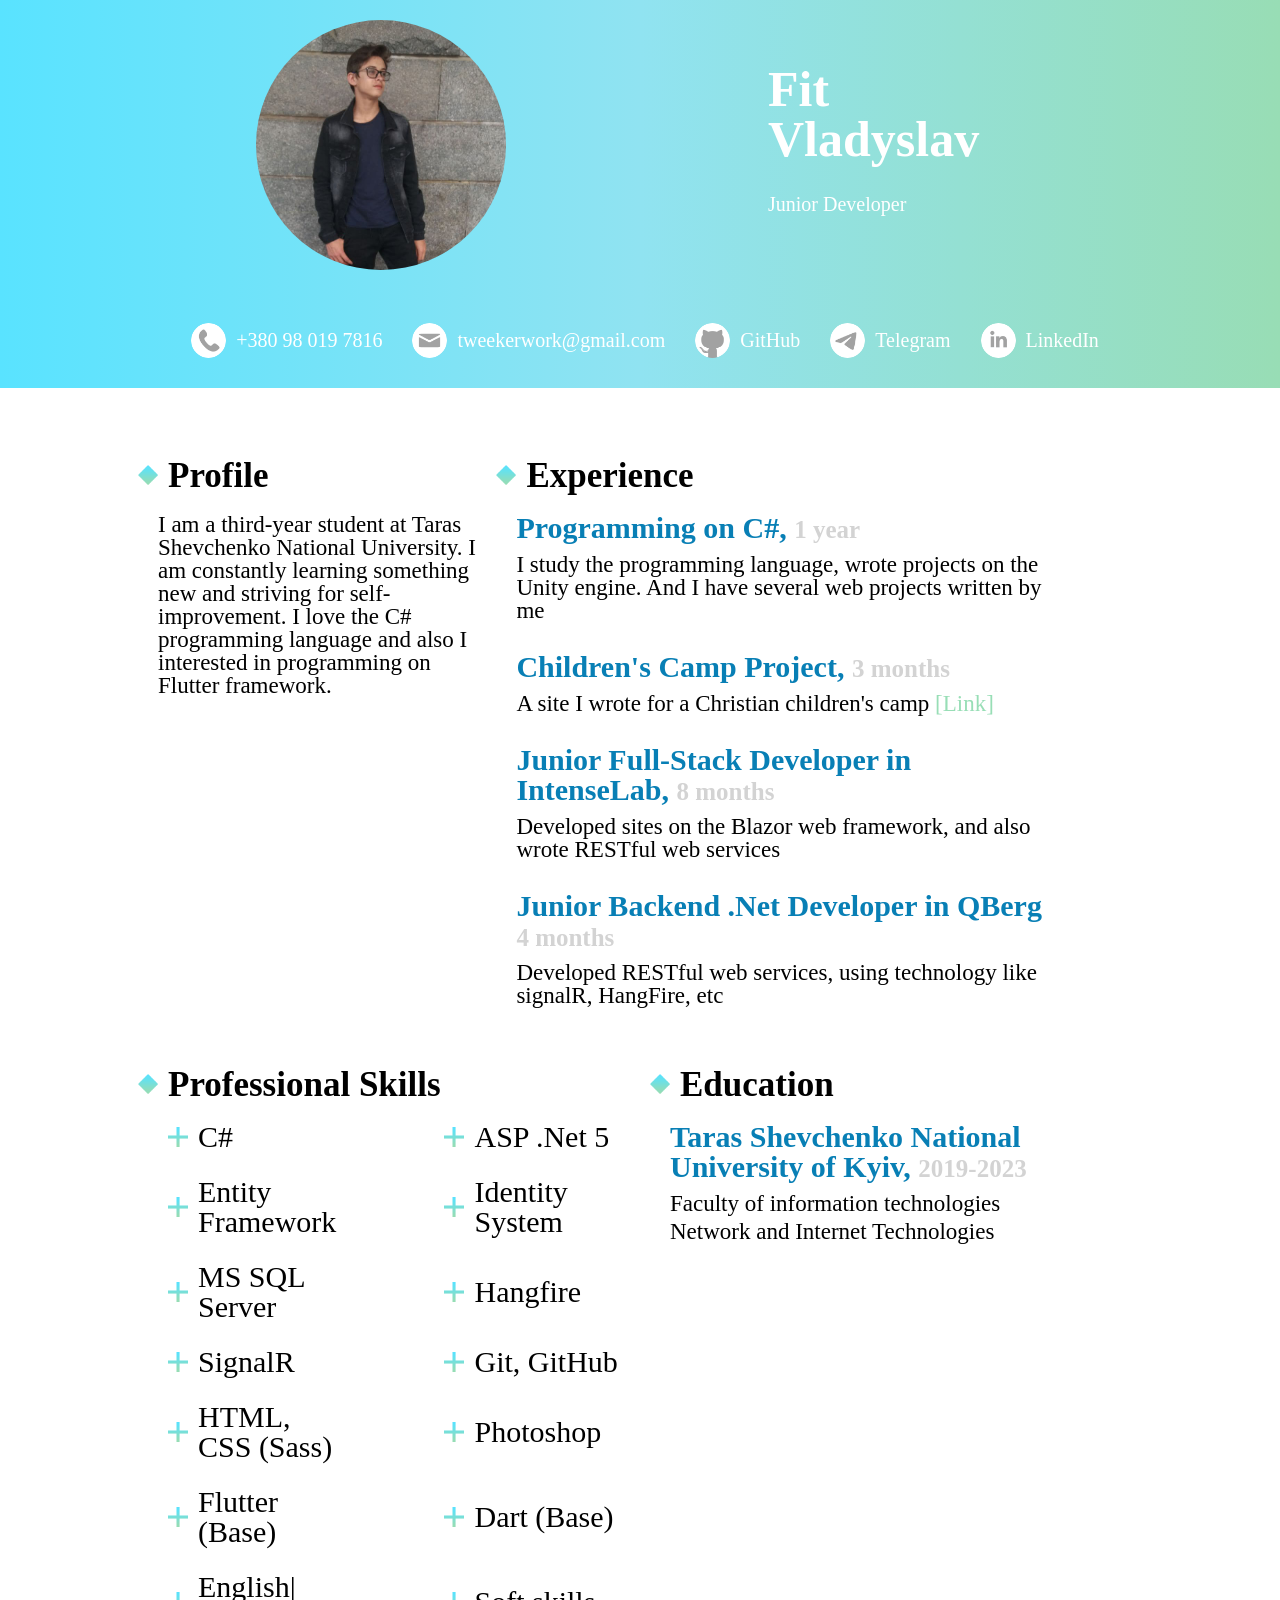
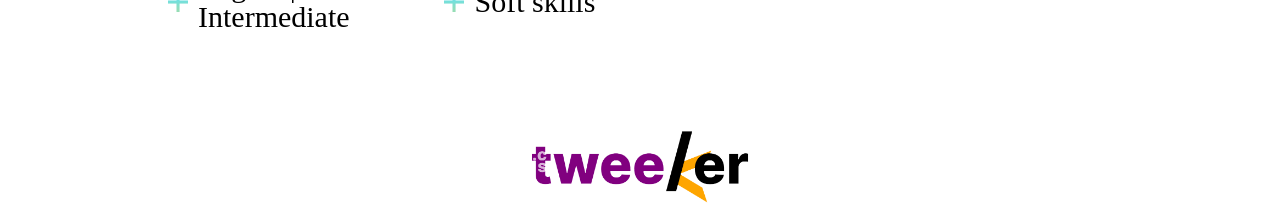
<file: index.html>
<!DOCTYPE html>
<html lang="en">
<head>
    <meta charset="UTF-8">
    <meta http-equiv="X-UA-Compatible" content="IE=edge">
    <meta name="viewport" content="width=device-width, initial-scale=1.0">
    <link rel="stylesheet" href="css/reset.css">
    <link rel="stylesheet" href="css/main.css">
    <link rel="icon" href="img/icons/flaticon.png" type="image/icon">
    <title>Vladyslav Fit | CV</title>
</head>
<body>
    <div class="page">

        <header>
            <div class="header">
                <div class="header__element">
                    <img src="img/iam[kvadrat].png" alt="">
                </div>
                <div class="header__element me">
                    <h1>Fit <br> Vladyslav</h1>
                    <p class="profession">Junior Developer</p>
                </div>
                <div class="header__element contacts">
                    <div class="contact">
                        <img src="img/icons/telephone.png" alt="tel">
                        <p style="white-space: nowrap;"><a href="tel:+380980197816">+380 98 019 7816</a></p>
                    </div>
                    <div class="contact">
                        <img src="img/icons/mail.png" alt="mail">
                        <p><a href="mailto:tweekerwork@gmail.com">tweekerwork@gmail.com</a></p>
                    </div>
                    <div class="contact">
                        <img src="img/icons/github.png" alt="git">
                        <p><a target="_blank" href="https://github.com/TweekerGit">GitHub</a></p>
                    </div>
                    <div class="contact">
                        <img src="img/icons/telegram.png" alt="telegram">
                        <p><a target="_blank" href="https://t.me/vuradzu">Telegram</a></p>
                    </div>
                    <div class="contact">
                        <img src="img/icons/linkedin.png" alt="linkedin">
                        <p><a target="_blank" href="https://www.linkedin.com/in/vladyslav-fit-a9b12120a/">LinkedIn</a></p>
                    </div>
                </div>
            </div>
        </header>

        <div class="main">
            <div class="main__content">
                <div class="main__first">
                    <div class="left">
                        <div class="profile">
                            <div class="profile__title">
                                <img src="img/icons/romb.png" alt="romb">
                                <h2>Profile</h2>
                            </div>
                            <div class="profile__content">
                                <p>I am a third-year student at Taras Shevchenko National University. I am constantly learning something new and striving for self-improvement. I love the C# programming language and also I interested in programming on Flutter framework. 
                                    <!-- <span style="color:#087FB5;">My dream is to write an application for reading the Bible, using the Flutter framework.</span> -->
                                </p>
                            </div>
                        </div>
                    </div>
                    <div class="right">
                        <div class="experience">
                            <div class="experience__title">
                                <img src="img/icons/romb.png" alt="romb">
                                <h2>Experience</h2>
                            </div>
                            <div class="experience__content">
                                <div class="experience__block">
                                    <h2>Programming on C#, <span>1 year</span></h2>
                                    <p>I study the programming language, wrote projects on the Unity engine. And I have several web projects written by me</p>
                                </div>
                                <!-- <div class="experience__block">
                                    <h2>Furniture Store Project, <span>3 months</span></h2>
                                    <p>This is my personal project, which is not yet complete</p>
                                </div> -->
                                <div class="experience__block">
                                    <h2>Children's Camp Project, <span>3 months</span></h2>
                                    <p>A site I wrote for a Christian children's camp <a target="_blank" href="https://github.com/TweekerGit/WithoutBordersASP/tree/main">[Link]</a></p>
                                </div>
                                <div class="experience__block">
                                    <h2>Junior Full-Stack Developer in IntenseLab, <span>8 months</span></h2>
                                    <p>Developed sites on the Blazor web framework, and also wrote RESTful web services </p>
                                </div>
                                <div class="experience__block">
                                    <h2>Junior Backend .Net Developer in QBerg <span>4 months</span></h2>
                                    <p>Developed RESTful web services, using technology like signalR, HangFire, etc </p>
                                </div>
                            </div>
                        </div>
                    </div>
                </div>
                <div class="main__second">
                    <div class="skills">
                        <div class="skills__title">
                            <img src="img/icons/romb.png" alt="romb">
                            <h2>Professional Skills</h2>
                        </div>
                        <div class="skills__items">
                            <div class="skills__item">
                                <img src="img/icons/plus.png" alt="plus">
                                <p>C#</p>
                            </div>
                            <div class="skills__item">
                                <img src="img/icons/plus.png" alt="plus">
                                <p>ASP .Net 5</p>
                            </div>
                            <div class="skills__item">
                                <img src="img/icons/plus.png" alt="plus">
                                <p>Entity Framework</p>
                            </div>
                            <div class="skills__item">
                                <img src="img/icons/plus.png" alt="plus">
                                <p>Identity System</p>
                            </div>
                            <div class="skills__item">
                                <img src="img/icons/plus.png" alt="plus">
                                <p>MS SQL Server</p>
                            </div>
                            <div class="skills__item">
                                <img src="img/icons/plus.png" alt="plus">
                                <p>Hangfire</p>
                            </div>
                            <div class="skills__item">
                                <img src="img/icons/plus.png" alt="plus">
                                <p>SignalR</p>
                            </div>
                            <div class="skills__item">
                                <img src="img/icons/plus.png" alt="plus">
                                <p>Git, GitHub</p>
                            </div>
                            <div class="skills__item">
                                <img src="img/icons/plus.png" alt="plus">
                                <p>HTML, CSS (Sass)</p>
                            </div>
                            <div class="skills__item">
                                <img src="img/icons/plus.png" alt="plus">
                                <p>Photoshop</p>
                            </div>
                            <div class="skills__item">
                                <img src="img/icons/plus.png" alt="plus">
                                <p>Flutter (Base)</p>
                            </div>
                            <div class="skills__item">
                                <img src="img/icons/plus.png" alt="plus">
                                <p>Dart (Base)</p>
                            </div>
                            <div class="skills__item">
                                <img src="img/icons/plus.png" alt="plus">
                                <p>English| Intermediate</p>
                            </div>
                            <div class="skills__item">
                                <img src="img/icons/plus.png" alt="plus">
                                <p>Soft skills</p>
                            </div>
                        </div>
                    </div>
                    <div class="education">
                        <div class="education__title">
                            <img src="img/icons/romb.png" alt="romb">
                            <h2>Education</h2>
                        </div>
                        <div class="education__content">
                            <div class="education__block">
                                <h2>Taras Shevchenko National University of Kyiv, <span>2019-2023</span></h2>
                                <p>Faculty of information technologies</p>
                                <p>Network and Internet Technologies</p>
                            </div>
                        </div>
                    </div>
                </div>
            </div>
        </div>


        <footer>
            <img src="img/tweeker.png" alt="tweeker">
        </footer>

    </div>
</body>
</html>
</file>
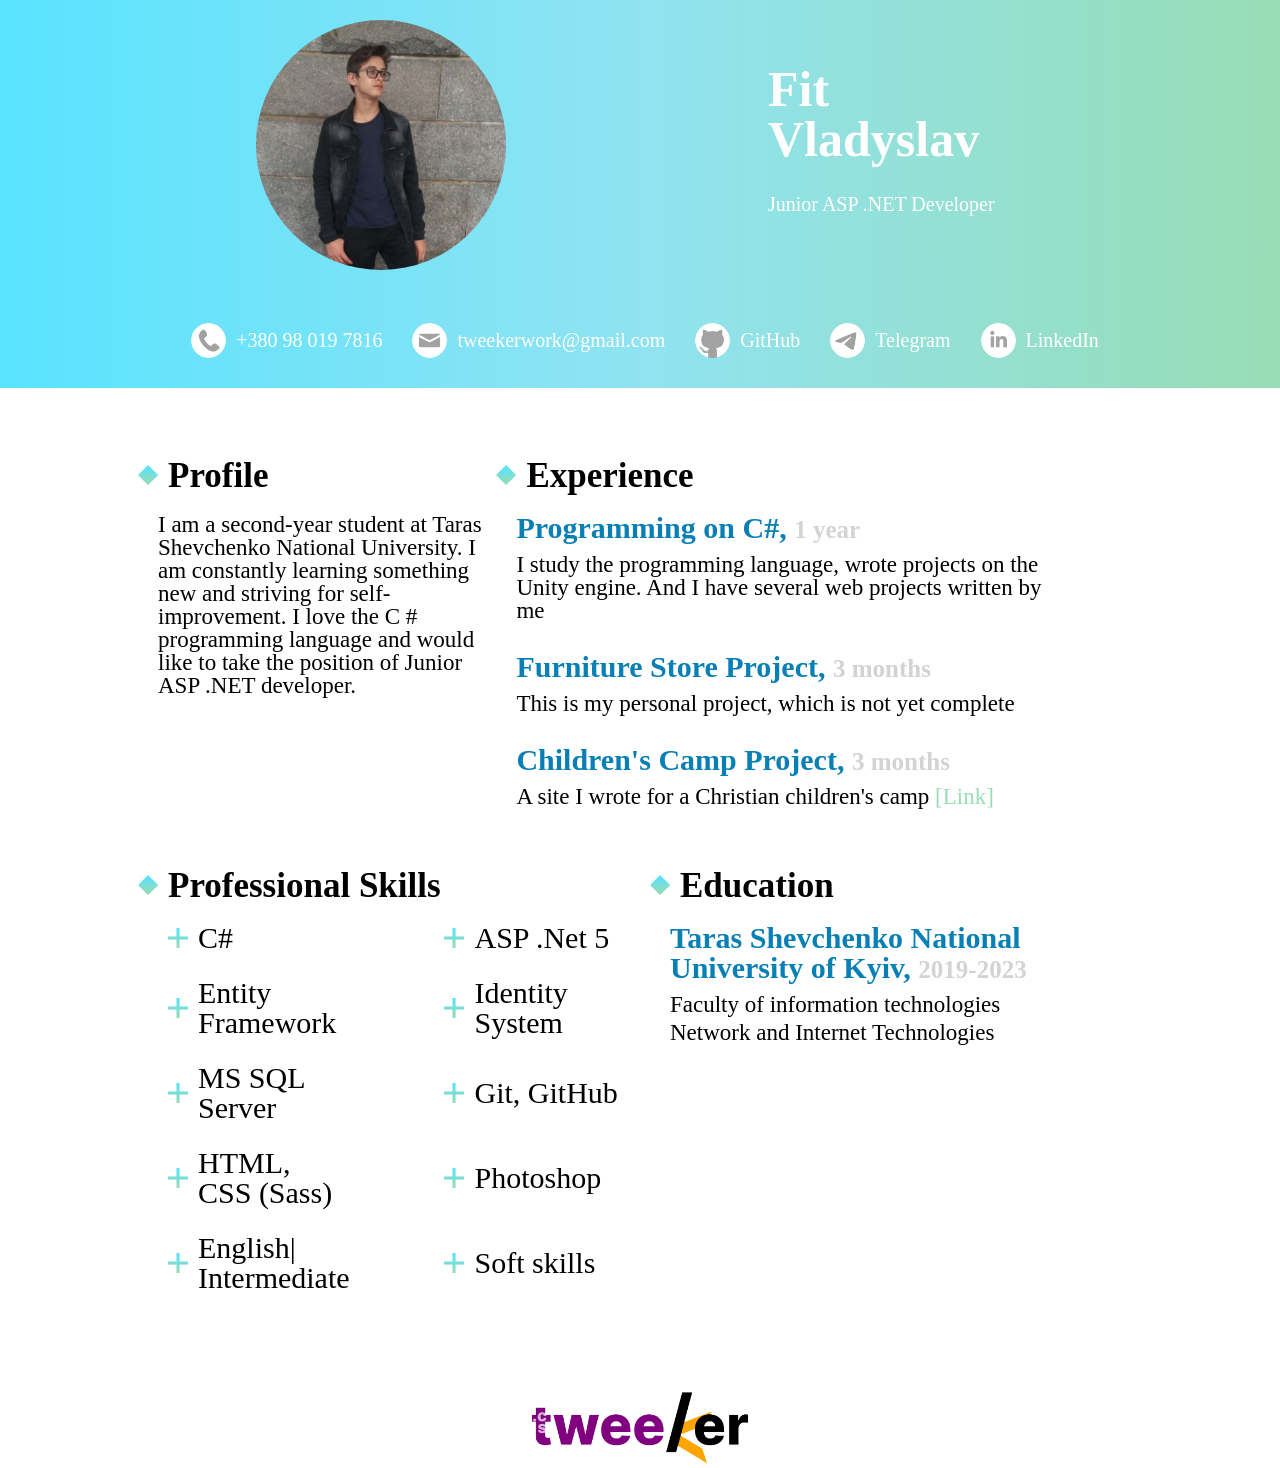
<file: cv.html>
<!DOCTYPE html>
<html lang="en">
<head>
    <meta charset="UTF-8">
    <meta http-equiv="X-UA-Compatible" content="IE=edge">
    <meta name="viewport" content="width=device-width, initial-scale=1.0">
    <link rel="stylesheet" href="css/reset.css">
    <link rel="stylesheet" href="css/main.css">
    <link rel="icon" href="img/icons/flaticon.png" type="image/icon">
    <title>Vladyslav Fit | CV</title>
</head>
<body>
    <div class="page">

        <header>
            <div class="header">
                <div class="header__element">
                    <img src="img/iam[kvadrat].png" alt="">
                </div>
                <div class="header__element me">
                    <h1>Fit <br> Vladyslav</h1>
                    <p class="profession">Junior ASP .NET Developer</p>
                </div>
                <div class="header__element contacts">
                    <div class="contact">
                        <img src="img/icons/telephone.png" alt="tel">
                        <p style="white-space: nowrap;"><a href="tel:+380980197816">+380 98 019 7816</a></p>
                    </div>
                    <div class="contact">
                        <img src="img/icons/mail.png" alt="mail">
                        <p><a href="mailto:tweekerwork@gmail.com">tweekerwork@gmail.com</a></p>
                    </div>
                    <div class="contact">
                        <img src="img/icons/github.png" alt="git">
                        <p><a target="_blank" href="https://github.com/TweekerGit">GitHub</a></p>
                    </div>
                    <div class="contact">
                        <img src="img/icons/telegram.png" alt="telegram">
                        <p><a target="_blank" href="https://t.me/vuradzu">Telegram</a></p>
                    </div>
                    <div class="contact">
                        <img src="img/icons/linkedin.png" alt="linkedin">
                        <p><a target="_blank" href="https://www.linkedin.com/in/vladyslav-fit-a9b12120a/">LinkedIn</a></p>
                    </div>
                </div>
            </div>
        </header>

        <div class="main">
            <div class="main__content">
                <div class="main__first">
                    <div class="left">
                        <div class="profile">
                            <div class="profile__title">
                                <img src="img/icons/romb.png" alt="romb">
                                <h2>Profile</h2>
                            </div>
                            <div class="profile__content">
                                <p>I am a second-year student at Taras Shevchenko National University. I am constantly learning something new and striving for self-improvement. I love the C # programming language and would like to take the position of Junior ASP .NET developer.</p>
                            </div>
                        </div>
                    </div>
                    <div class="right">
                        <div class="experience">
                            <div class="experience__title">
                                <img src="img/icons/romb.png" alt="romb">
                                <h2>Experience</h2>
                            </div>
                            <div class="experience__content">
                                <div class="experience__block">
                                    <h2>Programming on C#, <span>1 year</span></h2>
                                    <p>I study the programming language, wrote projects on the Unity engine. And I have several web projects written by me</p>
                                </div>
                                <div class="experience__block">
                                    <h2>Furniture Store Project, <span>3 months</span></h2>
                                    <p>This is my personal project, which is not yet complete</p>
                                </div>
                                <div class="experience__block">
                                    <h2>Children's Camp Project, <span>3 months</span></h2>
                                    <p>A site I wrote for a Christian children's camp <a target="_blank" href="https://github.com/TweekerGit/WithoutBordersASP/tree/main">[Link]</a></p>
                                </div>
                            </div>
                        </div>
                    </div>
                </div>
                <div class="main__second">
                    <div class="skills">
                        <div class="skills__title">
                            <img src="img/icons/romb.png" alt="romb">
                            <h2>Professional Skills</h2>
                        </div>
                        <div class="skills__items">
                            <div class="skills__item">
                                <img src="img/icons/plus.png" alt="plus">
                                <p>C#</p>
                            </div>
                            <div class="skills__item">
                                <img src="img/icons/plus.png" alt="plus">
                                <p>ASP .Net 5</p>
                            </div>
                            <div class="skills__item">
                                <img src="img/icons/plus.png" alt="plus">
                                <p>Entity Framework</p>
                            </div>
                            <div class="skills__item">
                                <img src="img/icons/plus.png" alt="plus">
                                <p>Identity System</p>
                            </div>
                            <div class="skills__item">
                                <img src="img/icons/plus.png" alt="plus">
                                <p>MS SQL Server</p>
                            </div>
                            <div class="skills__item">
                                <img src="img/icons/plus.png" alt="plus">
                                <p>Git, GitHub</p>
                            </div>
                            <div class="skills__item">
                                <img src="img/icons/plus.png" alt="plus">
                                <p>HTML, CSS (Sass)</p>
                            </div>
                            <div class="skills__item">
                                <img src="img/icons/plus.png" alt="plus">
                                <p>Photoshop</p>
                            </div>
                            <div class="skills__item">
                                <img src="img/icons/plus.png" alt="plus">
                                <p>English| Intermediate</p>
                            </div>
                            <div class="skills__item">
                                <img src="img/icons/plus.png" alt="plus">
                                <p>Soft skills</p>
                            </div>
                        </div>
                    </div>
                    <div class="education">
                        <div class="education__title">
                            <img src="img/icons/romb.png" alt="romb">
                            <h2>Education</h2>
                        </div>
                        <div class="education__content">
                            <div class="education__block">
                                <h2>Taras Shevchenko National University of Kyiv, <span>2019-2023</span></h2>
                                <p>Faculty of information technologies</p>
                                <p>Network and Internet Technologies</p>
                            </div>
                        </div>
                    </div>
                </div>
            </div>
        </div>


        <footer>
            <img src="img/tweeker.png" alt="tweeker">
        </footer>

    </div>
</body>
</html>
</file>
<file: css/main.css>
p, h1, h2 {
  font-family: Century Gothic;
}

.page {
  display: -webkit-box;
  display: -ms-flexbox;
  display: flex;
  -webkit-box-orient: vertical;
  -webkit-box-direction: normal;
      -ms-flex-direction: column;
          flex-direction: column;
  -webkit-box-align: center;
      -ms-flex-align: center;
          align-items: center;
  width: 100%;
}

.page header {
  width: 100%;
  background: #59e3ff;
  background: -webkit-gradient(linear, left top, right top, from(#59e3ff), color-stop(50%, #90e3f1), to(#98ddb5));
  background: linear-gradient(90deg, #59e3ff 0%, #90e3f1 50%, #98ddb5 100%);
}

.page header .header {
  margin: 0 auto;
  width: 80%;
  display: -webkit-box;
  display: -ms-flexbox;
  display: flex;
  -ms-flex-pack: distribute;
      justify-content: space-around;
  -webkit-box-align: center;
      -ms-flex-align: center;
          align-items: center;
  -ms-flex-wrap: wrap;
      flex-wrap: wrap;
}

.page header .header .header__element {
  margin: 20px 0;
  width: 25%;
}

@media screen and (max-width: 740px) {
  .page header .header .header__element {
    width: 90%;
    display: -webkit-box;
    display: -ms-flexbox;
    display: flex;
    -webkit-box-pack: center;
        -ms-flex-pack: center;
            justify-content: center;
  }
}

.page header .header .header__element img {
  width: 250px;
  border-radius: 800px;
}

.page header .header .header__element h1 {
  font-weight: 700;
  font-size: 65px;
  color: white;
  margin-top: 15px;
}

@media screen and (max-width: 1280px) {
  .page header .header .header__element h1 {
    font-size: 50px;
  }
}

@media screen and (max-width: 740px) {
  .page header .header .header__element h1 {
    font-size: 60px;
  }
}

.page header .header .header__element .profession {
  margin: 30px 0;
  font-size: 35px;
  color: white;
}

@media screen and (max-width: 1280px) {
  .page header .header .header__element .profession {
    font-size: 20px;
  }
}

@media screen and (max-width: 740px) {
  .page header .header .header__element .profession {
    font-size: 30px;
  }
}

@media screen and (max-width: 740px) {
  .page header .header .me {
    -webkit-box-orient: vertical;
    -webkit-box-direction: normal;
        -ms-flex-direction: column;
            flex-direction: column;
    text-align: center;
  }
}

.page header .header .contacts {
  display: -webkit-box;
  display: -ms-flexbox;
  display: flex;
  -webkit-box-orient: vertical;
  -webkit-box-direction: normal;
      -ms-flex-direction: column;
          flex-direction: column;
  -webkit-box-pack: center;
      -ms-flex-pack: center;
          justify-content: center;
}

@media screen and (max-width: 1300px) {
  .page header .header .contacts {
    width: 100%;
    -webkit-box-orient: horizontal;
    -webkit-box-direction: normal;
        -ms-flex-direction: row;
            flex-direction: row;
  }
}

@media screen and (max-width: 1050px) {
  .page header .header .contacts {
    -ms-flex-wrap: wrap;
        flex-wrap: wrap;
  }
}

.page header .header .contacts .contact {
  margin: 10px 0;
  display: -webkit-box;
  display: -ms-flexbox;
  display: flex;
  -webkit-box-align: center;
      -ms-flex-align: center;
          align-items: center;
}

@media screen and (max-width: 1300px) {
  .page header .header .contacts .contact {
    margin: 10px 10px;
  }
}

@media screen and (max-width: 1050px) {
  .page header .header .contacts .contact {
    width: 40%;
    -webkit-box-pack: center;
        -ms-flex-pack: center;
            justify-content: center;
  }
}

@media screen and (max-width: 740px) {
  .page header .header .contacts .contact {
    width: 90%;
  }
}

.page header .header .contacts .contact img {
  width: 35px;
  margin: 0 10px;
}

.page header .header .contacts .contact p {
  font-size: 20px;
  color: white;
}

.page header .header .contacts .contact p a {
  text-decoration: none;
  color: white;
  cursor: pointer;
}

.page .main {
  width: 80%;
  margin: 70px 0;
}

.page .main .main__content {
  width: 100%;
  display: -webkit-box;
  display: -ms-flexbox;
  display: flex;
  -webkit-box-orient: vertical;
  -webkit-box-direction: normal;
      -ms-flex-direction: column;
          flex-direction: column;
}

.page .main .main__content .main__first {
  display: -webkit-box;
  display: -ms-flexbox;
  display: flex;
  width: 100%;
}

@media screen and (max-width: 1150px) {
  .page .main .main__content .main__first {
    -webkit-box-orient: vertical;
    -webkit-box-direction: normal;
        -ms-flex-direction: column;
            flex-direction: column;
    -webkit-box-align: center;
        -ms-flex-align: center;
            align-items: center;
  }
}

.page .main .main__content .main__first .left {
  width: 35%;
  display: -webkit-box;
  display: -ms-flexbox;
  display: flex;
  -webkit-box-orient: vertical;
  -webkit-box-direction: normal;
      -ms-flex-direction: column;
          flex-direction: column;
}

@media screen and (max-width: 1150px) {
  .page .main .main__content .main__first .left {
    width: 90%;
    margin-bottom: 70px;
  }
}

.page .main .main__content .main__first .left .profile {
  display: -webkit-box;
  display: -ms-flexbox;
  display: flex;
  -webkit-box-orient: vertical;
  -webkit-box-direction: normal;
      -ms-flex-direction: column;
          flex-direction: column;
}

@media screen and (max-width: 1150px) {
  .page .main .main__content .main__first .left .profile {
    -webkit-box-align: center;
        -ms-flex-align: center;
            align-items: center;
  }
}

.page .main .main__content .main__first .left .profile .profile__title {
  display: -webkit-box;
  display: -ms-flexbox;
  display: flex;
  -webkit-box-align: center;
      -ms-flex-align: center;
          align-items: center;
}

.page .main .main__content .main__first .left .profile .profile__title img {
  width: 20px;
  height: 20px;
  margin: 0 10px;
}

.page .main .main__content .main__first .left .profile .profile__title h2 {
  font-size: 35px;
  font-weight: 700;
}

@media screen and (max-width: 450px) {
  .page .main .main__content .main__first .left .profile .profile__title h2 {
    font-size: 25px;
  }
}

.page .main .main__content .main__first .left .profile .profile__content {
  margin: 20px 0 0 30px;
}

.page .main .main__content .main__first .left .profile .profile__content p {
  font-size: 23px;
}

@media screen and (max-width: 450px) {
  .page .main .main__content .main__first .left .profile .profile__content p {
    font-size: 20px;
  }
}

.page .main .main__content .main__first .right {
  width: 55%;
  display: -webkit-box;
  display: -ms-flexbox;
  display: flex;
  -webkit-box-orient: vertical;
  -webkit-box-direction: normal;
      -ms-flex-direction: column;
          flex-direction: column;
}

@media screen and (max-width: 1150px) {
  .page .main .main__content .main__first .right {
    width: 90%;
  }
}

.page .main .main__content .main__first .right .experience {
  display: -webkit-box;
  display: -ms-flexbox;
  display: flex;
  -webkit-box-orient: vertical;
  -webkit-box-direction: normal;
      -ms-flex-direction: column;
          flex-direction: column;
}

@media screen and (max-width: 1150px) {
  .page .main .main__content .main__first .right .experience {
    -webkit-box-align: center;
        -ms-flex-align: center;
            align-items: center;
    margin-bottom: 20px;
  }
}

.page .main .main__content .main__first .right .experience .experience__title {
  display: -webkit-box;
  display: -ms-flexbox;
  display: flex;
  -webkit-box-align: center;
      -ms-flex-align: center;
          align-items: center;
}

.page .main .main__content .main__first .right .experience .experience__title img {
  width: 20px;
  height: 20px;
  margin: 0 10px;
}

.page .main .main__content .main__first .right .experience .experience__title h2 {
  font-size: 35px;
  font-weight: 700;
}

@media screen and (max-width: 450px) {
  .page .main .main__content .main__first .right .experience .experience__title h2 {
    font-size: 25px;
  }
}

.page .main .main__content .main__first .right .experience .experience__content {
  display: -webkit-box;
  display: -ms-flexbox;
  display: flex;
  -webkit-box-orient: vertical;
  -webkit-box-direction: normal;
      -ms-flex-direction: column;
          flex-direction: column;
  margin: 20px 0 0 30px;
}

.page .main .main__content .main__first .right .experience .experience__content .experience__block {
  margin-bottom: 30px;
  display: -webkit-box;
  display: -ms-flexbox;
  display: flex;
  -webkit-box-orient: vertical;
  -webkit-box-direction: normal;
      -ms-flex-direction: column;
          flex-direction: column;
}

.page .main .main__content .main__first .right .experience .experience__content .experience__block h2 {
  font-size: 30px;
  font-weight: 700;
  color: #087FB5;
  margin-bottom: 10px;
}

@media screen and (max-width: 450px) {
  .page .main .main__content .main__first .right .experience .experience__content .experience__block h2 {
    font-size: 25px;
  }
}

.page .main .main__content .main__first .right .experience .experience__content .experience__block h2 span {
  font-size: 25px;
  color: lightgray;
}

.page .main .main__content .main__first .right .experience .experience__content .experience__block p {
  font-size: 23px;
}

@media screen and (max-width: 450px) {
  .page .main .main__content .main__first .right .experience .experience__content .experience__block p {
    font-size: 20px;
  }
}

.page .main .main__content .main__first .right .experience .experience__content .experience__block p a {
  color: #98DEB6;
  text-decoration: none;
}

.page .main .main__content .main__second {
  margin-top: 30px;
  display: -webkit-box;
  display: -ms-flexbox;
  display: flex;
  -ms-flex-wrap: wrap;
      flex-wrap: wrap;
}

@media screen and (max-width: 1150px) {
  .page .main .main__content .main__second {
    -webkit-box-pack: center;
        -ms-flex-pack: center;
            justify-content: center;
  }
}

.page .main .main__content .main__second .skills {
  width: 50%;
  display: -webkit-box;
  display: -ms-flexbox;
  display: flex;
  -webkit-box-orient: vertical;
  -webkit-box-direction: normal;
      -ms-flex-direction: column;
          flex-direction: column;
}

@media screen and (max-width: 1150px) {
  .page .main .main__content .main__second .skills {
    width: 90%;
    -webkit-box-align: center;
        -ms-flex-align: center;
            align-items: center;
    margin-bottom: 70px;
  }
}

.page .main .main__content .main__second .skills .skills__title {
  display: -webkit-box;
  display: -ms-flexbox;
  display: flex;
  -webkit-box-align: center;
      -ms-flex-align: center;
          align-items: center;
}

.page .main .main__content .main__second .skills .skills__title img {
  width: 20px;
  height: 20px;
  margin: 0 10px;
}

.page .main .main__content .main__second .skills .skills__title h2 {
  font-size: 35px;
  font-weight: 700;
}

@media screen and (max-width: 450px) {
  .page .main .main__content .main__second .skills .skills__title h2 {
    font-size: 25px;
  }
}

.page .main .main__content .main__second .skills .skills__items {
  display: -webkit-box;
  display: -ms-flexbox;
  display: flex;
  -ms-flex-wrap: wrap;
      flex-wrap: wrap;
  width: 90%;
  -webkit-box-pack: justify;
      -ms-flex-pack: justify;
          justify-content: space-between;
  margin: 20px 0 0 30px;
}

@media screen and (max-width: 1150px) {
  .page .main .main__content .main__second .skills .skills__items {
    -webkit-box-align: center;
        -ms-flex-align: center;
            align-items: center;
    margin: 20px 0 0 0;
  }
}

.page .main .main__content .main__second .skills .skills__items .skills__item {
  width: 40%;
  margin-bottom: 25px;
  display: -webkit-box;
  display: -ms-flexbox;
  display: flex;
  -webkit-box-align: center;
      -ms-flex-align: center;
          align-items: center;
}

.page .main .main__content .main__second .skills .skills__items .skills__item img {
  width: 20px;
  height: 20px;
  margin: 0 10px;
}

.page .main .main__content .main__second .skills .skills__items .skills__item p {
  font-size: 30px;
}

@media screen and (max-width: 740px) {
  .page .main .main__content .main__second .skills .skills__items .skills__item p {
    font-size: 20px;
  }
}

.page .main .main__content .main__second .education {
  width: 50%;
  display: -webkit-box;
  display: -ms-flexbox;
  display: flex;
  -webkit-box-orient: vertical;
  -webkit-box-direction: normal;
      -ms-flex-direction: column;
          flex-direction: column;
}

@media screen and (max-width: 1150px) {
  .page .main .main__content .main__second .education {
    width: 90%;
    -webkit-box-align: center;
        -ms-flex-align: center;
            align-items: center;
  }
}

.page .main .main__content .main__second .education .education__title {
  display: -webkit-box;
  display: -ms-flexbox;
  display: flex;
  -webkit-box-align: center;
      -ms-flex-align: center;
          align-items: center;
}

.page .main .main__content .main__second .education .education__title img {
  width: 20px;
  height: 20px;
  margin: 0 10px;
}

.page .main .main__content .main__second .education .education__title h2 {
  font-size: 35px;
  font-weight: 700;
}

@media screen and (max-width: 450px) {
  .page .main .main__content .main__second .education .education__title h2 {
    font-size: 25px;
  }
}

.page .main .main__content .main__second .education .education__content {
  margin: 20px 0 0 30px;
  display: -webkit-box;
  display: -ms-flexbox;
  display: flex;
  -webkit-box-orient: vertical;
  -webkit-box-direction: normal;
      -ms-flex-direction: column;
          flex-direction: column;
}

.page .main .main__content .main__second .education .education__content .education__block {
  display: -webkit-box;
  display: -ms-flexbox;
  display: flex;
  -webkit-box-orient: vertical;
  -webkit-box-direction: normal;
      -ms-flex-direction: column;
          flex-direction: column;
}

.page .main .main__content .main__second .education .education__content .education__block h2 {
  font-size: 30px;
  font-weight: 700;
  color: #087FB5;
  margin-bottom: 10px;
}

@media screen and (max-width: 450px) {
  .page .main .main__content .main__second .education .education__content .education__block h2 {
    font-size: 25px;
  }
}

.page .main .main__content .main__second .education .education__content .education__block h2 span {
  font-size: 25px;
  color: lightgray;
  white-space: nowrap;
}

.page .main .main__content .main__second .education .education__content .education__block p {
  font-size: 23px;
  margin-bottom: 5px;
}

@media screen and (max-width: 450px) {
  .page .main .main__content .main__second .education .education__content .education__block p {
    font-size: 20px;
  }
}

.page footer {
  display: -webkit-box;
  display: -ms-flexbox;
  display: flex;
  -webkit-box-pack: center;
      -ms-flex-pack: center;
          justify-content: center;
}

.page footer img {
  height: 80px;
}

@media screen and (max-width: 420px) {
  .page footer img {
    height: 40px;
  }
}
/*# sourceMappingURL=main.css.map */
</file>
